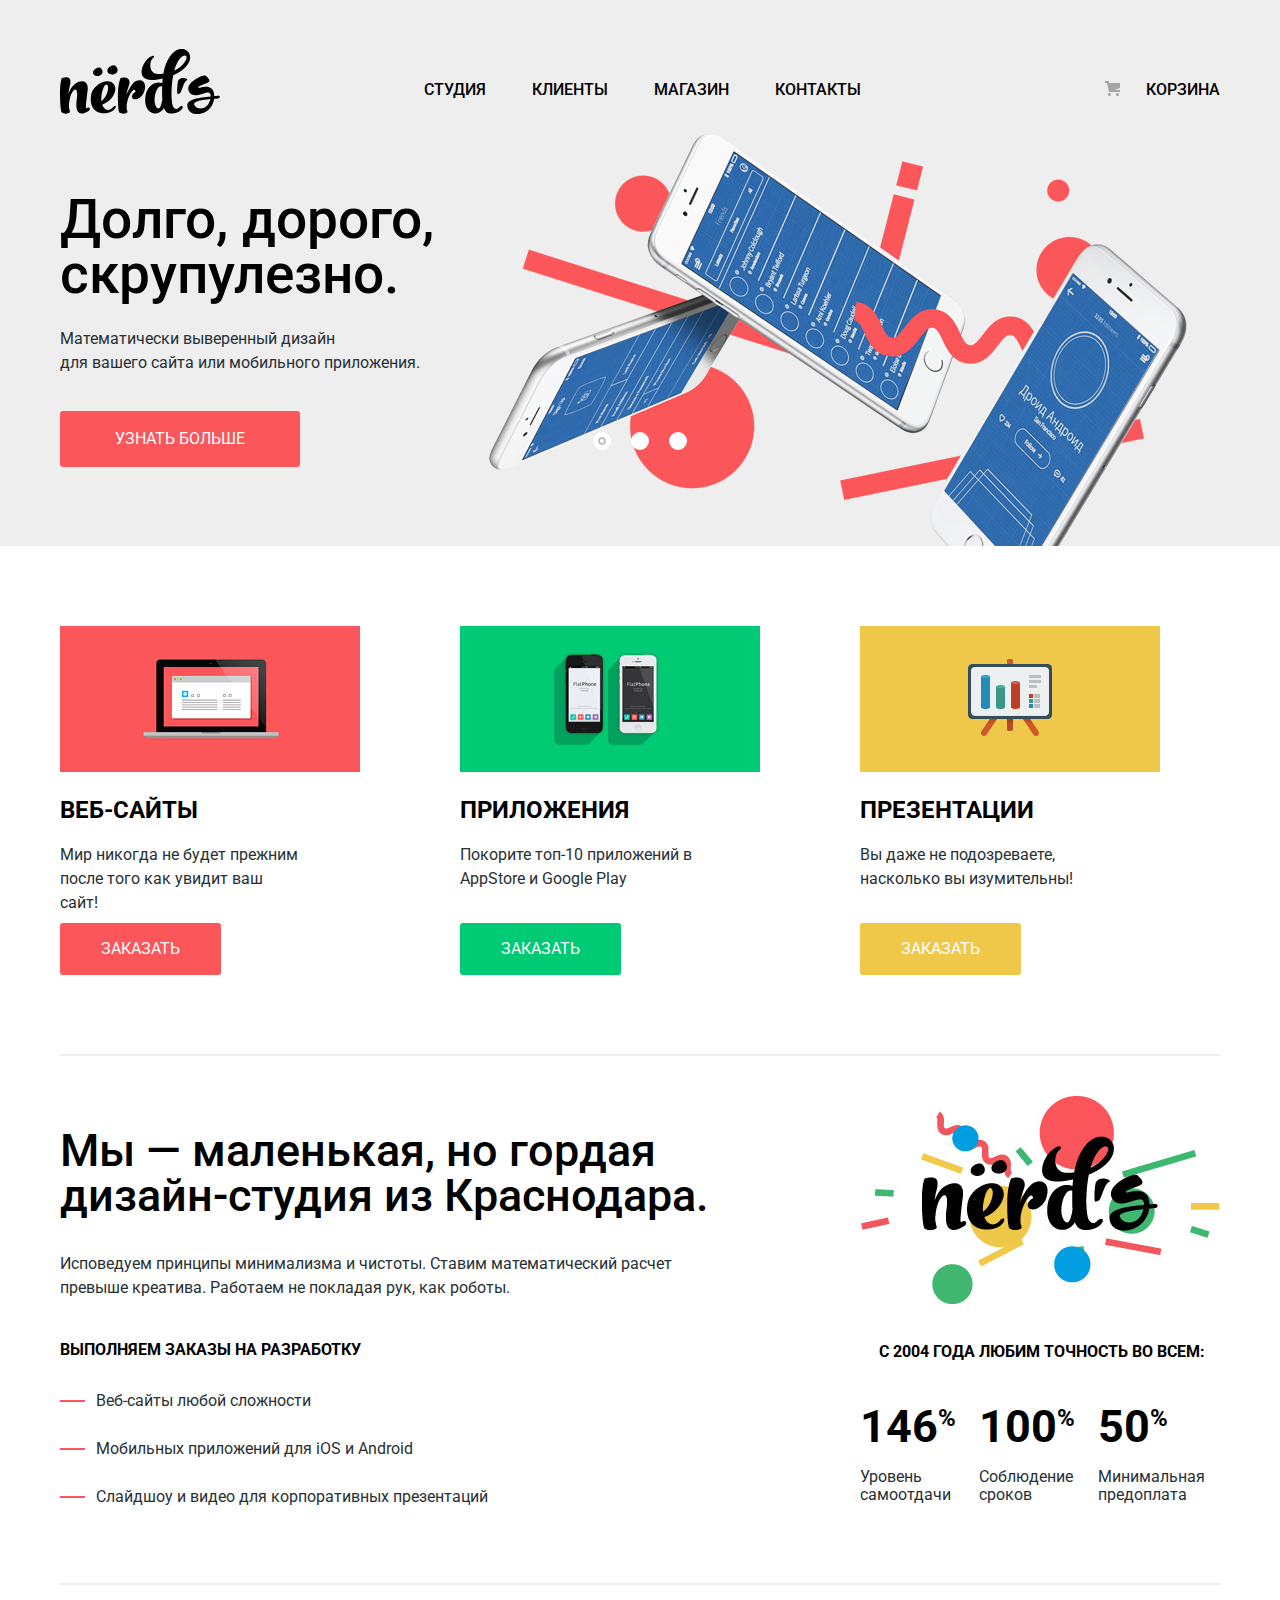
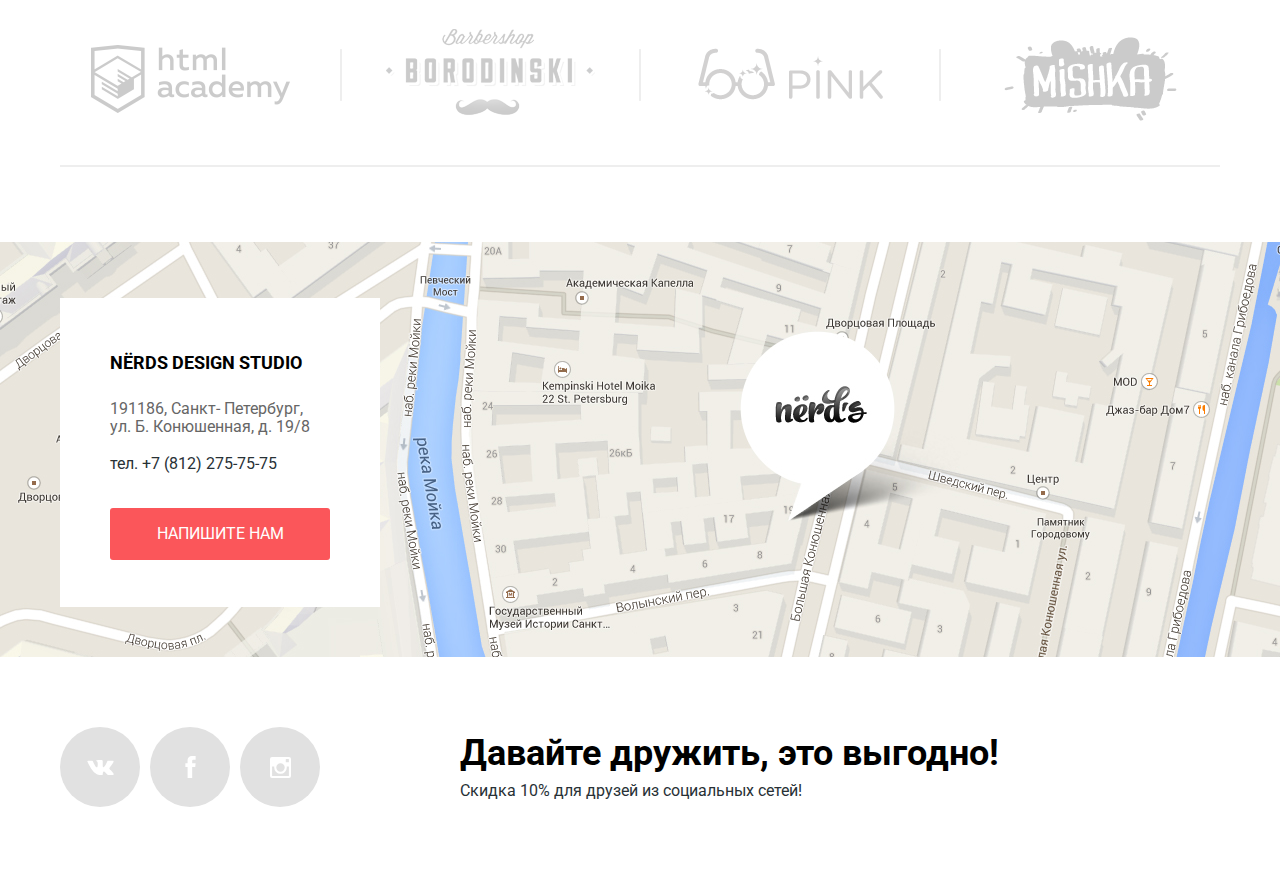
<file: index.html>
<!DOCTYPE html>
<html lang="ru">
	<head>
		<meta charset="utf-8">
		<title>HTML Academy: Нёрдс</title>
		<link href="https://fonts.googleapis.com/css?family=Roboto:400,500,700&amp;subset=cyrillic" rel="stylesheet">
		<link href="css/normalize.css" rel="stylesheet">
		<link href="css/style-min.css" rel="stylesheet">
		<!-- <link href="css/outline.css" rel="stylesheet"> -->
	</head>
	<body>
		<header class="main-header">
			<nav class="main-navigation">
				<div class="container">
					<a class="main-header-logo"><img src="img/nerds-logo.svg" width="160" height="65" alt="Логотип студии Nerds"></a>
					<ul class="site-navigation">
						<li><a href="studio.html">Студия</a></li>
						<li><a href="clients.html">Клиенты</a></li>
						<li><a href="catalog.html">Магазин</a></li>
						<li><a href="contacts.html">Контакты</a></li>
						<!-- <li><a class="current" href="contacts.html">Контакты</a></li> -->
					</ul>
					<ul class="user-navigation">
						<li class="shopping-basket"> <a href="#">Корзина</a></li>
					</ul>
				</div>
			</nav>
			<section class="slider">
				<input class="visually-hidden" type="radio" id="btn-1" name="toggle" checked>
				<input class="visually-hidden" type="radio" id="btn-2" name="toggle">
				<input class="visually-hidden" type="radio" id="btn-3" name="toggle">
				<div class="slider-controls">
					<label for="btn-1"></label>
					<label for="btn-2"></label>
					<label for="btn-3"></label>
				</div>
				<div class="slides">
					<div class="slide">
						<div class="slide-text">
							<div class="slide-title">Долго, дорого,<br>скрупулезно.</div>
							<p>Математически выверенный дизайн<br>для вашего сайта или мобильного приложения.</p>
							<a class="button slider-button" href="#">Узнать больше</a>
						</div>
					</div>
					<div class="slide">
						<div class="slide-text">
							<div class="slide-title">Любим математику как никто другой</div>
							<p>Никакого креатива, только математические формулы<br>для расчета идеальных пропорций.</p>
							<a class="button slider-button" href="#">Узнать больше</a>
						</div>
					</div>
					<div class="slide">
						<div class="slide-text">
							<div class="slide-title">Только ночь,<br>только хардкор</div>
							<p>Работать днем, как все? Мы против этого.<br>Ближе к полуночи работа только начинается.</p>
							<a class="button slider-button" href="#">Узнать больше</a>
						</div>
					</div>
				</div>
			</section>
		</header>
		<main class="main-container">
			<h1 class="visually-hidden">Студия веб-дизайна Nerds</h1>
			<section class="we-can-do">
				<h2 class="visually-hidden">Мы предлагаем</h2>
				<ul class="offer-list">
					<li class="offer-item-card">
							<h3>Веб-сайты</h3>
							<img src="img/website.jpg" width="300" height="146" alt="Веб-сайты">
							<p class="offer-text">Мир никогда не будет прежним после того как увидит ваш сайт!</p>
							<p class="offer-btn-wrap"><a class="button button-offer btn-offer-web" href="#">Заказать</a></p>
					</li>
					<li class="offer-item-card">
							<h3>Приложения</h3>
							<img src="img/app.jpg" width="300" height="146" alt="Приложения">
							<p class="offer-text">Покорите топ-10 приложений в AppStore и Google Play</p>
							<p class="offer-btn-wrap"><a class="button button-offer btn-offer-app" href="#">Заказать</a></p>
					</li>
					<li class="offer-item-card">
							<h3>Презентации</h3>
							<img src="img/presentation.jpg" width="300" height="146" alt="Презентации">
							<p class="offer-text">Вы даже не подозреваете, насколько вы изумительны!</p>
							<p class="offer-btn-wrap"><a class="button button-offer btn-offer-presentation" href="#">Заказать</a></p>
					</li>
				</ul>
			</section>
			<div class="about-us-wrapper">
				<h2 class="visually-hidden">О нас</h2>
				<section class="about-us">
					<b>Мы — маленькая, но гордая дизайн-студия из Краснодара.</b>
					<p>Исповедуем принципы минимализма и чистоты. Ставим математический расчет превыше креатива. Работаем не покладая рук, как роботы.</p>
					<p class="emphasized">Выполняем заказы на разработку</p>
					<ul class="about-us-list">
						<li>Веб-сайты любой сложности</li>
						<li>Мобильных приложений для iOS и Android</li>
						<li>Слайдшоу и видео для корпоративных презентаций</li>
					</ul>
				</section>
				<section class="statistics">
					<h2 class="visually-hidden">Наша статистика</h2>
					<img src="img/nerds-logo-decoration.jpg" width="360" height="208" alt="logo nerds">
					<p class="emphasized">С 2004 года любим точность во всем:</p>
					<ul class="statistic-list">
						<li>
							<div class="statistic-item">
								<span class="statistic-number">146<span class="percent">%</span></span>
								<p>Уровень самоотдачи</p>
							</div>
						</li>
						<li>
							<div class="statistic-item">
								<span class="statistic-number">100<span class="percent">%</span></span>
								<p>Соблюдение сроков</p>
							</div>
						</li>
						<li>
							<div class="statistic-item">
								<span class="statistic-number">50<span class="percent">%</span></span>
								<p>Минимальная предоплата</p>
							</div>
						</li>
					</ul>
				</section>
			</div>
			<section class="selected-works">
				<h2 class="visually-hidden">Наши работы</h2>
				<ul class="selected-works-list">
					<li class="selected-works-logo">
						<p><a href="https://htmlacademy.ru/intensive/htmlcss"><img src="img/logo_htmlacademy.png" width="199" height="68" alt="htmlacademy.ru"></a></p>
					</li>
					<li class="selected-works-logo">
						<p><a href="#"><img src="img/logo_borodinsky.png" width="209" height="90" alt="barbershop.ru"></a></p>
					</li>
					<li class="selected-works-logo">
						<p><a href="#"><img src="img/logo_pink.png" width="185" height="52" alt="pink.ru"></a></p>
					</li>
					<li class="selected-works-logo">
						<p><a href="#"><img src="img/logo_mishka.png" width="173" height="84" alt="mishka.ru"></a></p>
					</li>
				</ul>
			</section>
			<div class="horizontal-line"></div>
		</main>
		<footer class="main-footer">
			<div class="main-footer-wrapper">
				<div class="contacts-wrapper">
					<p class="map">
							<iframe src="https://yandex.ru/map-widget/v1/-/CBaKb0RPWA" width="1440" height="415"></iframe>
					<p>
					<section class="contacts">
						<h2 class="visually-hidden">Наши контакты</h2>
						<p class="emphasized">NЁRDS DESIGN STUDIO</p>
						<p class="adress">191186, Санкт- Петербург, ул. Б. Конюшенная, д. 19/8</p>
						<p class="phone">тел. +7 (812) 275-75-75</p>
						<button class="button contacts-button" type="button">Напишите нам</button>	
					</section>
					
				</div>
				<section class="social">
					<div class="social-list-wrapper">
						<h2 class="visually-hidden">NERDS в соцсетях</h2>
						<ul class="social-list">
								<li><a class="social-button" href="#"><span class="visually-hidden">Вконтакте</span>
									<svg xmlns="http://www.w3.org/2000/svg" width="27" height="15" viewBox="0 0 26.14 14.91">
										<path d="M26 13.47l-.09-.17a13.55 13.55 0 0 0-2.6-3q-.87-.83-1.1-1.12A1 1 0 0 1 22 8a10.27 10.27 0 0 1 1.22-1.78l.88-1.16q2.35-3.13 2-4L26 .94a.8.8 0 0 0-.4-.22 2.14 2.14 0 0 0-.87 0h-3.92a.51.51 0 0 0-.27 0h-.3a.6.6 0 0 0-.15.14.93.93 0 0 0-.14.24 22.22 22.22 0 0 1-1.46 3.06q-.5.84-.93 1.46a7 7 0 0 1-.71.91 4.94 4.94 0 0 1-.52.47q-.23.18-.35.15l-.23-.05a.9.9 0 0 1-.31-.33 1.49 1.49 0 0 1-.16-.53v-.55-.65-.57-1.12-1-.75a3.14 3.14 0 0 0 0-.62 2.12 2.12 0 0 0-.14-.44.73.73 0 0 0-.28-.33 1.57 1.57 0 0 0-.46-.18A9 9 0 0 0 12.57 0a8.93 8.93 0 0 0-3.25.33 1.83 1.83 0 0 0-.52.41q-.25.3-.07.33a1.67 1.67 0 0 1 1.16.59l.08.16a2.6 2.6 0 0 1 .19.63 6.32 6.32 0 0 1 .12 1 10.59 10.59 0 0 1 0 1.7q-.07.71-.13 1.1a2.21 2.21 0 0 1-.18.64 2.69 2.69 0 0 1-.16.3l-.07.07a1 1 0 0 1-.37.07.86.86 0 0 1-.46-.19 3.27 3.27 0 0 1-.56-.52 7 7 0 0 1-.66-.93q-.37-.6-.76-1.42l-.22-.39q-.2-.38-.56-1.11t-.62-1.43A.9.9 0 0 0 5.2.9h-.07a.93.93 0 0 0-.22-.16A1.44 1.44 0 0 0 4.6.65L.87.68A1 1 0 0 0 .1.94L0 1a.44.44 0 0 0 0 .22 1.08 1.08 0 0 0 .08.37Q.9 3.53 1.86 5.31t1.66 2.87Q4.23 9.27 5 10.24t1 1.24l.37.41.34.33a8.06 8.06 0 0 0 1 .78 16.34 16.34 0 0 0 1.4.9 7.6 7.6 0 0 0 1.79.72 6.19 6.19 0 0 0 2 .22h1.57a1.08 1.08 0 0 0 .72-.3l.05-.07a.9.9 0 0 0 .1-.25 1.38 1.38 0 0 0 0-.37 4.48 4.48 0 0 1 .09-1.05 2.77 2.77 0 0 1 .23-.71 1.74 1.74 0 0 1 .29-.4 1.19 1.19 0 0 1 .23-.2h.11a.86.86 0 0 1 .77.21 4.52 4.52 0 0 1 .83.79q.39.47.93 1.05a6.41 6.41 0 0 0 1 .87l.27.16a3.31 3.31 0 0 0 .71.3 1.53 1.53 0 0 0 .76.07l3.48-.05a1.58 1.58 0 0 0 .8-.17.68.68 0 0 0 .34-.37 1.06 1.06 0 0 0 0-.46 1.71 1.71 0 0 0-.1-.36z" fill="#fff">
										</path>
									</svg>
								</a>
							</li>
							<li><a class="social-button" href="#"><span class="visually-hidden">Facebook</span>
									<svg xmlns="http://www.w3.org/2000/svg" width="19" height="22" viewBox="0 0 10.15 21.74">
										<path d="M3.34 1.12A4.77 4.77 0 0 1 6.53 0h3.61v3.81H7.81a1.07 1.07 0 0 0-1.09.83v2.55h3.42c-.08 1.23-.24 2.45-.41 3.67h-3v10.87H2.21V10.86H0V7.21h2.19V3.66a3.83 3.83 0 0 1 1.15-2.54z" fill="#fff">
										</path>
									</svg>
								</a>
							</li>
							 <li><a class="social-button" href="#"><span class="visually-hidden">Instagram</span>
									<svg xmlns="http://www.w3.org/2000/svg" width="21" height="21" viewBox="0 0 20 20">
										<path d="M18 0H2a2 2 0 0 0-2 2v16a2 2 0 0 0 2 2h16a2 2 0 0 0 2-2V2a2 2 0 0 0-2-2zm-8 6a4 4 0 1 1-4 4 4 4 0 0 1 4-4zM2.5 18a.47.47 0 0 1-.5-.5V9h2.1a3.4 3.4 0 0 0-.1 1 6 6 0 1 0 12 0 3.4 3.4 0 0 0-.1-1H18v8.5a.47.47 0 0 1-.5.5zM18 4.5a.47.47 0 0 1-.5.5h-2a.47.47 0 0 1-.5-.5v-2a.47.47 0 0 1 .5-.5h2a.47.47 0 0 1 .5.5z" fill="#fff">
										</path>
									</svg>
								</a>
							</li>
						</ul>
					</div>
					<div class="lets-be-friends">
						<b>Давайте дружить, это выгодно!</b>
						<p>Скидка 10% для друзей из социальных сетей!</p>
					</div>
				</section>
			</div>
		</footer>
		<section class="modal modal-write-us">	
			<h2>Напишите нам</h2>
			<form class="modal-write-us-form" method="post" action="https://echo.htmlacademy.ru">
				<div class="modal-write-us-form-fields">
					<p>
						<label for="modal-write-us-form-name">Ваше имя:</label>
						<input type="text" id="modal-write-us-form-name" name="login" placeholder="Представьтесь, пожалуйста">
					</p>
					<p>
						<label for="modal-write-us-form-email">Ваш e-mail:</label>
						<input type="email" id="modal-write-us-form-email" name="email" placeholder="Для отправки ответа">
					</p>
				</div>
					<p class="modal-textarea">
						<label for="modal-write-us-form-text">Текст письма:</label>
						<textarea id="modal-write-us-form-text" rows="5" cols="50" name="textarea">В свободной форме</textarea>
					</p>
				
				<button class="button" type="submit">Отправить</button>
			</form>
			<button class="modal-close" type="button">Закрыть</button>
		</section>
		<script src="js/script-min.js"></script>
	</body>
</html>
</file>
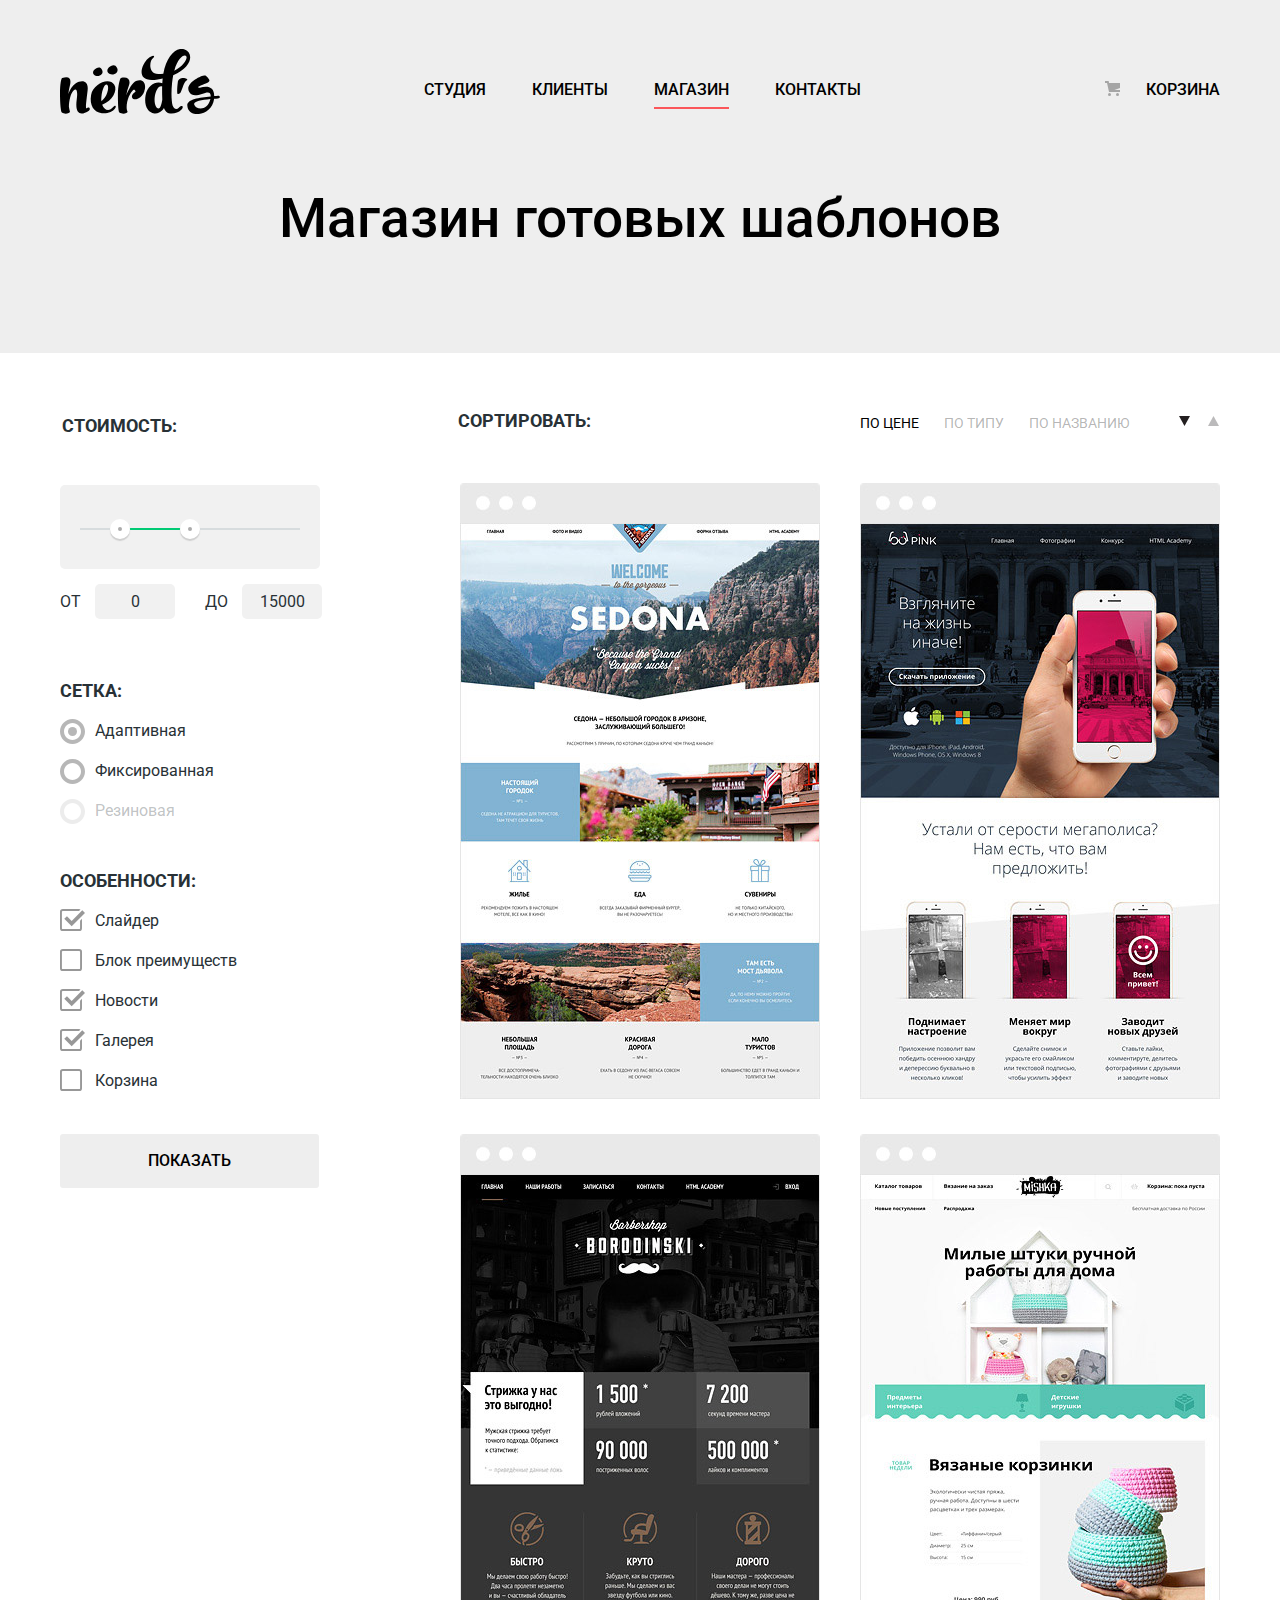
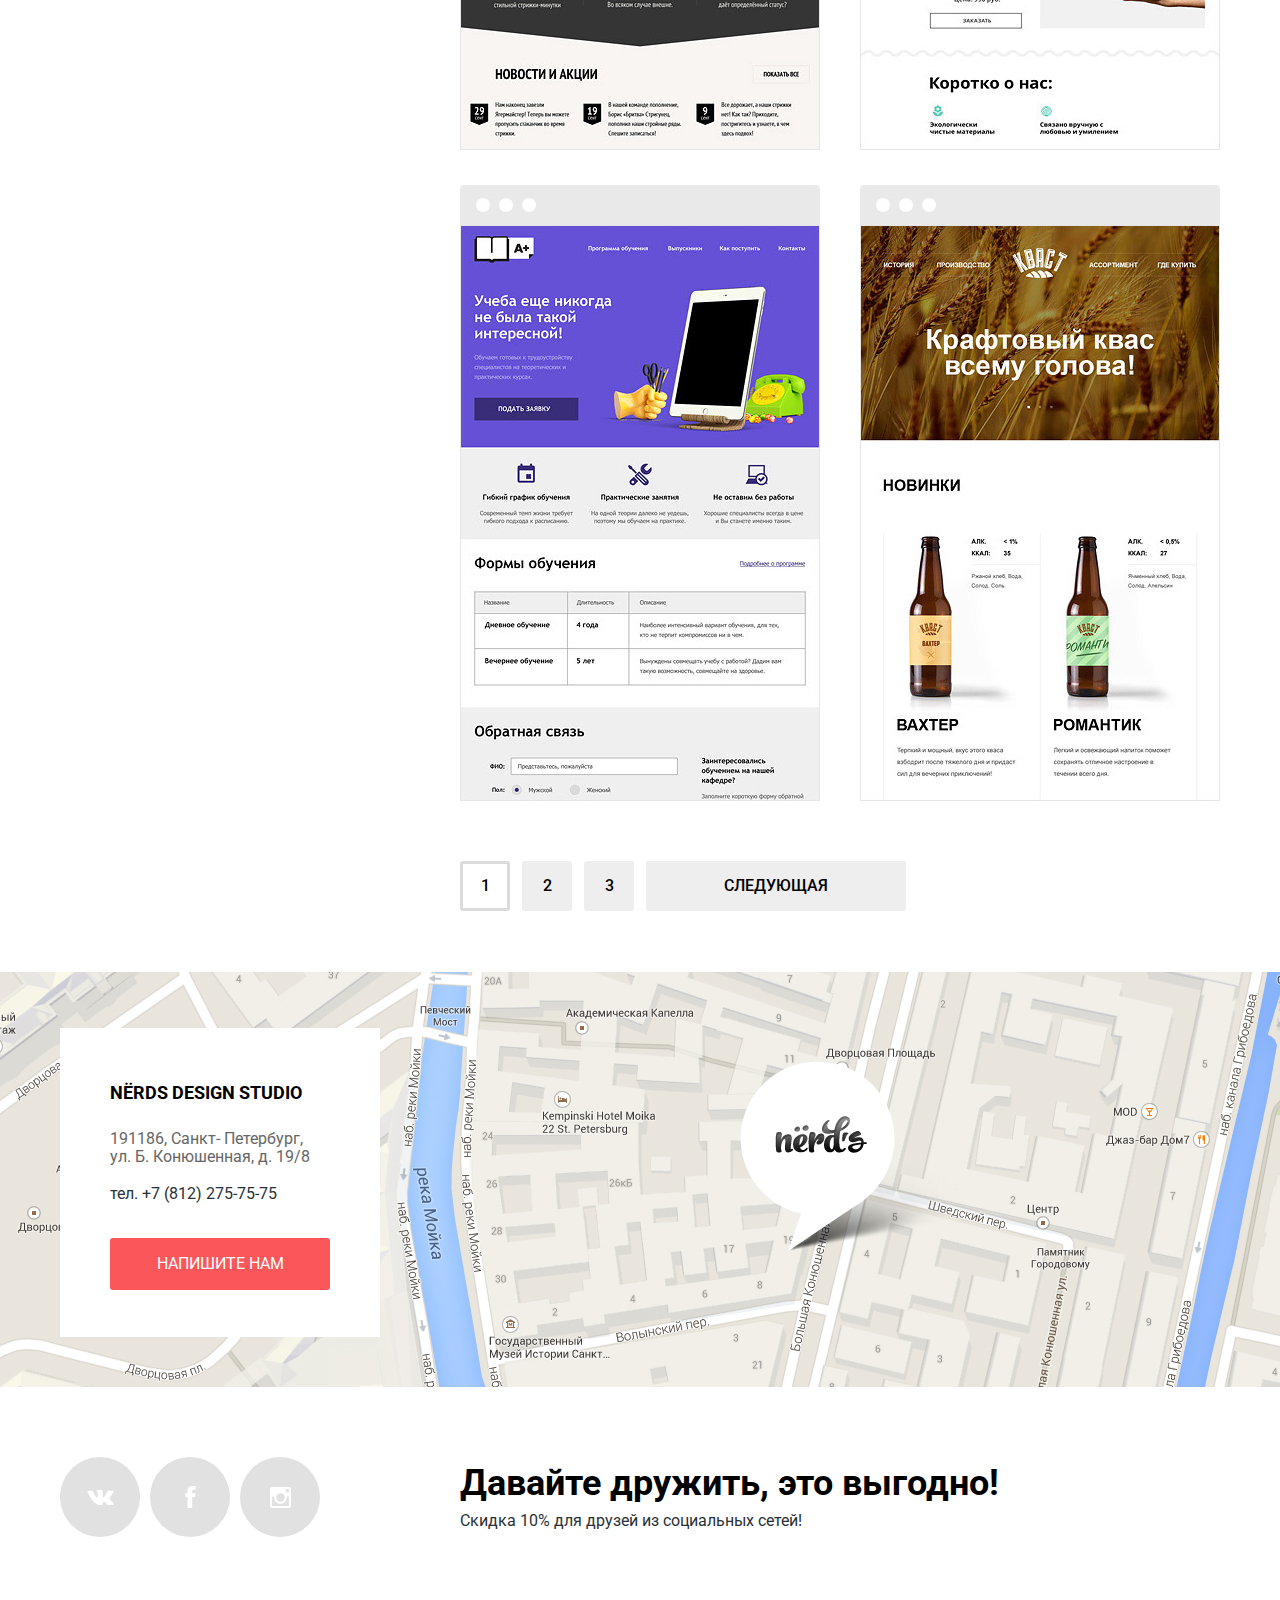
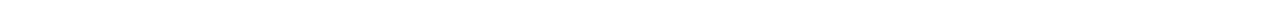
<file: catalog.html>
<!DOCTYPE html>
<html lang="ru">
	<head>
		<meta charset="utf-8">
		<title>HTML Academy: Нёрдс</title>
		<link href="https://fonts.googleapis.com/css?family=Roboto:400,500,700&amp;subset=cyrillic" rel="stylesheet">
		<link href="css/normalize.css" rel="stylesheet">
		<link href="css/style-min.css" rel="stylesheet">
	</head>
	<body class="inner-page">
			<header class="main-header">
				<nav class="main-navigation">
					<div class="container">
						<a class="main-header-logo" href="index.html"><img src="img/nerds-logo.svg" width="160" height="65" alt="Логотип студии Nerds"></a>
						<ul class="site-navigation">
							<li><a href="studio.html">Студия</a></li>
							<li><a href="clients.html">Клиенты</a></li>
							<li><a class="current" href="catalog.html">Магазин</a></li>
							<li><a href="contacts.html">Контакты</a></li>
						</ul>
						<ul class="user-navigation">
							<li class="shopping-basket"> <a href="#">Корзина</a></li>
						</ul>
					</div>
				</nav>
			</header>
		<main class="inner-page">
			<div class="page-caption">
				<h1 class="catalog_h1">Магазин готовых шаблонов</h1> 
			</div>
			<div class="container-filter">
					<div class="filter">
						<form action="form.php" method="GET">
							<div class="range-caption">Стоимость:</div>
							<div class="range-filter">
								<div class="range-controls">
								<div class="scale">
									<div class="bar" style="margin-left: 20%; width: 30%"></div>
								</div>
								<div class="toggle toggle-min"></div>
								<div class="toggle toggle-max"></div>
								</div>
								<div class="price-controls">
								<label class="min-price">от <input name="min-price" type="text" value="0"></label>
								<label class="max-price">до <input name="max-price" type="text" value="15000"></label>
								</div>
							</div>
								
							<fieldset class="grid">
									<legend>Сетка:</legend>	
									<p>
									 <label class="radio-catalog">
										<input class="visually-hidden" type="radio" name="grid" value="adaptive" checked >
										<span class="radio-indicator">Адаптивная</span>
									</label> 
									</p>
									
									<p>
									<label class="radio-catalog">
										<input class="visually-hidden" type="radio" name="grid" value="fix">
										<span class="radio-indicator">Фиксированная</span>
									</label> 
									</p>
									
									<p>
									<label class="radio-catalog">
										<input class="visually-hidden" type="radio" name="grid" value="rubber" disabled >
										<span class="radio-indicator">Резиновая</span>
									</label>
									</p> 
								</fieldset>

								<fieldset class="features">
									<legend>Особенности:</legend>
									<p>
										<label class="checkbox-catalog">
											<input id="checkbox-slider" class="visually-hidden" type="checkbox" name="slider" checked>
										   <span class="checkbox-indicator">Слайдер</span>
										   
										</label> 
									</p>
									
									<p>
										<label class="checkbox-catalog">
											<input id="checkbox-feature" class="visually-hidden" type="checkbox" name="features" >
											<span class="checkbox-indicator">Блок преимуществ</span>
											
										</label> 
									</p>

									<p>
										<label class="checkbox-catalog">
											<input id="checkbox-news" class="visually-hidden" type="checkbox" name="news" checked>
											<span class="checkbox-indicator">Новости</span>
											
										</label> 
									</p>

									<p>
										<label class="checkbox-catalog">
											<input id="checkbox-gallery" class="visually-hidden" type="checkbox" name="gallery" checked>
											<span class="checkbox-indicator">Галерея</span>
											
										</label> 
									</p>
								
									<p>
										<label class="checkbox-catalog">
											<input id="checkbox-shopping-basket" class="visually-hidden" type="checkbox" name="shopping-basket" >
											<span class="checkbox-indicator">Корзина</span>
											
										</label> 
									</p>
								</fieldset>
								<button type="submit" class="button filter-button">Показать</button>
									
						</form>
					</div>
					<div class="articles-wrapper">
						<div class="sort">
							<div class="sort-wrapper"> 
								<p>Сортировать:</p> 
							</div>

							<div class="sort-wrapper-2"> 
								<a href="#" class="active">по цене</a>
								<a href="#">по типу</a>
								<a href="#" >по названию</a>
								<a href="#" class="down active"><span class="visually-hidden">1</span></a>
								<a href="#" class="up "><span class="visually-hidden">2</span></a>
							</div>
						</div>

						<div class="articles">
							<div class="article-item sedona">
								<div class="sedona-hover">
								<p><img src="img/browser_hover.jpg" width="360" height="40" alt="декор"></p>
								<p class="img"><img src="img/img-sedona.jpg" width="360" height="576" alt="Шаблон Sedona"></p>
								<div class="templates-hover-info">	
									<b>SEDONA</b>
									<p>Информационный сайт<br>для туристов</p>
									<a class="button" href="#">9 900 руб.</a>
								</div>
							</div>	
						</div>


						<div class="article-item pink">
							<div class="pink-hover">
								<p><img src="img/browser_hover.jpg" width="360" height="40" alt="декор"></p>
								<p class="img"><img src="img/img-pink.jpg" width="360" height="576" alt="Шаблон Pink"></p>
								<div class="templates-hover-info">	
									<b>PINK APP</b>
									<p>Продуктовый лендинг приложения<br>для iOS и Android</p>
									<a class="button" href="#">9 900 руб.</a>
								</div>
							</div>	
						</div>



						<div class="article-item barber">
							<div class="barber-hover">
								<p><img src="img/browser_hover.jpg" width="360" height="40" alt="декор"></p>
								<p class="img"><img src="img/img-barbershop.jpg" width="360" height="576" alt="Шаблон барбершоп"></p>
								<div class="templates-hover-info">	
									<b>BARBERSHOP</b>
									<p>Сайт салона красоты.<br> Для мужчин, да.</p>
									<a class="button" href="#">9 900 руб.</a>
								</div>
							</div>
						</div>


						<div class="article-item mishka">
							<div class="mishka-hover">	
								<p><img src="img/browser_hover.jpg" width="360" height="40" alt="декор"></p>
								<p class="img"><img src="img/img-mishka.jpg" width="360" height="576" alt="Шаблон MISHKA"></p>
								<div class="templates-hover-info">	
									<b>MISHKA</b>
									<p>Интернет-магазин<br>вязаных игрушек</p>
									<a class="button" href="#">9 900 руб.</a>
								</div>
							</div>
						</div>



						<div class="article-item aplus">
							<div class="aplus-hover">
								<p><img src="img/browser_hover.jpg" width="360" height="40" alt="декор"></p>
								<p class="img"><img src="img/img-aplus.jpg" width="360" height="576" alt="Шаблон A-PLUS"></p>
								<div class="templates-hover-info">	
									<b>A PLUS</b>
									<p>Лендинг курсов повышения<br>квалификации</p>
									<a class="button" href="#">9 900 руб.</a>
								</div>
							</div>
						</div>


						<div class="article-item kvast">
							<div class="kvast-hover">
								<p><img src="img/browser_hover.jpg" width="360" height="40" alt="декор"></p>
								<p class="img"><img src="img/img-kvast.jpg" width="360" height="576" alt="Шаблон KVAST"></p>
								<div class="templates-hover-info">	
									<b>КВАСТ</b>
									<p>Промо-сайт производителя<br>крафтового кваса</p>
									<a class="button" href="#">9 900 руб.</a>
								</div>
							</div>
						</div>

					</div>

						<div class="articles-paginator">
							<p><a class="current-item filter-button-pagin" href="#">1</a></p>
							<p><a class="filter-button-pagin" href="#">2</a></p>
							<p><a class="filter-button-pagin" href="#">3</a></p>
							<p><a class="filter-button-pagin_large" href="#">Следующая</a></p>

						</div>
					</div>
			</div>
		</main>

		<footer class="main-footer">
			<div class="main-footer-wrapper">
				<div class="contacts-wrapper">
					<p class="map">
							<iframe src="https://yandex.ru/map-widget/v1/-/CBaKb0RPWA" width="1440" height="415"></iframe>
					<p>
					<section class="contacts">
						<h2 class="visually-hidden">Наши контакты</h2>
						<p class="emphasized">NЁRDS DESIGN STUDIO</p>
						<p class="adress">191186, Санкт- Петербург, ул. Б. Конюшенная, д. 19/8</p>
						<p class="phone">тел. +7 (812) 275-75-75</p>
						<button class="button contacts-button" type="button">Напишите нам</button>	
					</section>
					
				</div>
				<section class="social">
					<div class="social-list-wrapper">
						<h2 class="visually-hidden">NERDS в соцсетях</h2>
						<ul class="social-list">
								<li><a class="social-button" href="#"><span class="visually-hidden">Вконтакте</span>
									<svg xmlns="http://www.w3.org/2000/svg" width="27" height="15" viewBox="0 0 26.14 14.91">
										<path d="M26 13.47l-.09-.17a13.55 13.55 0 0 0-2.6-3q-.87-.83-1.1-1.12A1 1 0 0 1 22 8a10.27 10.27 0 0 1 1.22-1.78l.88-1.16q2.35-3.13 2-4L26 .94a.8.8 0 0 0-.4-.22 2.14 2.14 0 0 0-.87 0h-3.92a.51.51 0 0 0-.27 0h-.3a.6.6 0 0 0-.15.14.93.93 0 0 0-.14.24 22.22 22.22 0 0 1-1.46 3.06q-.5.84-.93 1.46a7 7 0 0 1-.71.91 4.94 4.94 0 0 1-.52.47q-.23.18-.35.15l-.23-.05a.9.9 0 0 1-.31-.33 1.49 1.49 0 0 1-.16-.53v-.55-.65-.57-1.12-1-.75a3.14 3.14 0 0 0 0-.62 2.12 2.12 0 0 0-.14-.44.73.73 0 0 0-.28-.33 1.57 1.57 0 0 0-.46-.18A9 9 0 0 0 12.57 0a8.93 8.93 0 0 0-3.25.33 1.83 1.83 0 0 0-.52.41q-.25.3-.07.33a1.67 1.67 0 0 1 1.16.59l.08.16a2.6 2.6 0 0 1 .19.63 6.32 6.32 0 0 1 .12 1 10.59 10.59 0 0 1 0 1.7q-.07.71-.13 1.1a2.21 2.21 0 0 1-.18.64 2.69 2.69 0 0 1-.16.3l-.07.07a1 1 0 0 1-.37.07.86.86 0 0 1-.46-.19 3.27 3.27 0 0 1-.56-.52 7 7 0 0 1-.66-.93q-.37-.6-.76-1.42l-.22-.39q-.2-.38-.56-1.11t-.62-1.43A.9.9 0 0 0 5.2.9h-.07a.93.93 0 0 0-.22-.16A1.44 1.44 0 0 0 4.6.65L.87.68A1 1 0 0 0 .1.94L0 1a.44.44 0 0 0 0 .22 1.08 1.08 0 0 0 .08.37Q.9 3.53 1.86 5.31t1.66 2.87Q4.23 9.27 5 10.24t1 1.24l.37.41.34.33a8.06 8.06 0 0 0 1 .78 16.34 16.34 0 0 0 1.4.9 7.6 7.6 0 0 0 1.79.72 6.19 6.19 0 0 0 2 .22h1.57a1.08 1.08 0 0 0 .72-.3l.05-.07a.9.9 0 0 0 .1-.25 1.38 1.38 0 0 0 0-.37 4.48 4.48 0 0 1 .09-1.05 2.77 2.77 0 0 1 .23-.71 1.74 1.74 0 0 1 .29-.4 1.19 1.19 0 0 1 .23-.2h.11a.86.86 0 0 1 .77.21 4.52 4.52 0 0 1 .83.79q.39.47.93 1.05a6.41 6.41 0 0 0 1 .87l.27.16a3.31 3.31 0 0 0 .71.3 1.53 1.53 0 0 0 .76.07l3.48-.05a1.58 1.58 0 0 0 .8-.17.68.68 0 0 0 .34-.37 1.06 1.06 0 0 0 0-.46 1.71 1.71 0 0 0-.1-.36z" fill="#fff">
										</path>
									</svg>
								</a>
							</li>
							<li><a class="social-button" href="#"><span class="visually-hidden">Facebook</span>
									<svg xmlns="http://www.w3.org/2000/svg" width="19" height="22" viewBox="0 0 10.15 21.74">
										<path d="M3.34 1.12A4.77 4.77 0 0 1 6.53 0h3.61v3.81H7.81a1.07 1.07 0 0 0-1.09.83v2.55h3.42c-.08 1.23-.24 2.45-.41 3.67h-3v10.87H2.21V10.86H0V7.21h2.19V3.66a3.83 3.83 0 0 1 1.15-2.54z" fill="#fff">
										</path>
									</svg>
								</a>
							</li>
							 <li><a class="social-button" href="#"><span class="visually-hidden">Instagram</span>
									<svg xmlns="http://www.w3.org/2000/svg" width="21" height="21" viewBox="0 0 20 20">
										<path d="M18 0H2a2 2 0 0 0-2 2v16a2 2 0 0 0 2 2h16a2 2 0 0 0 2-2V2a2 2 0 0 0-2-2zm-8 6a4 4 0 1 1-4 4 4 4 0 0 1 4-4zM2.5 18a.47.47 0 0 1-.5-.5V9h2.1a3.4 3.4 0 0 0-.1 1 6 6 0 1 0 12 0 3.4 3.4 0 0 0-.1-1H18v8.5a.47.47 0 0 1-.5.5zM18 4.5a.47.47 0 0 1-.5.5h-2a.47.47 0 0 1-.5-.5v-2a.47.47 0 0 1 .5-.5h2a.47.47 0 0 1 .5.5z" fill="#fff">
										</path>
									</svg>
								</a>
							</li>
						</ul>
					</div>
					<div class="lets-be-friends">
						<b>Давайте дружить, это выгодно!</b>
						<p>Скидка 10% для друзей из социальных сетей!</p>
					</div>
				</section>
			</div>
		</footer>
		<section class="modal modal-write-us">	
			<h2>Напишите нам</h2>
			<form class="modal-write-us-form" method="post" action="https://echo.htmlacademy.ru">
				<div class="modal-write-us-form-fields">
					<p>
						<label for="modal-write-us-form-name">Ваше имя:</label>
						<input type="text" id="modal-write-us-form-name" name="login" placeholder="Представьтесь, пожалуйста">
					</p>
					<p>
						<label for="modal-write-us-form-email">Ваш e-mail:</label>
						<input type="email" id="modal-write-us-form-email" name="email" placeholder="Для отправки ответа">
					</p>
				</div>
					<p class="modal-textarea">
						<label for="modal-write-us-form-text">Текст письма:</label>
						<textarea id="modal-write-us-form-text" rows="5" cols="50" name="textarea">В свободной форме</textarea>
					</p>
				
				<button class="button" type="submit">Отправить</button>
			</form>
			<button class="modal-close" type="button">Закрыть</button>
		</section>
		<script src="js/script-min.js"></script>
	</body>
</html>
</file>
<file: css/style-min.css>
html,body{min-width:1200px;min-height:2475px;margin:0;padding:0;font-family:"Roboto",Arial,sans-serif;font-size:16px;line-height:24px;font-weight:400;color:#283136}a{text-decoration:none}.visually-hidden{position:absolute;overflow:hidden;clip:rect(0 0 0 0);height:1px;width:1px;margin:-1px;padding:0;border:0}.main-header{display:flex;flex-direction:column;align-items:center;background-color:#eee}.main-navigation{display:flex;justify-content:center;width:100%}.container{display:flex;justify-content:space-between;align-items:flex-start;width:1200px;box-sizing:border-box;padding:0 20px;flex-grow:0}.main-header-logo{margin:0;margin-top:49px;padding:0}.main-header-logo:hover{opacity:.8}.main-header-logo:active{opacity:.3}.main-header-logo img{display:block}.site-navigation{display:flex;flex-wrap:wrap;flex-grow:1;justify-content:center;margin:0;margin-top:78px;padding:0;padding-left:4px;min-width:440px;max-width:760px}.site-navigation li{list-style:none;margin:0 23px}.site-navigation a{text-transform:uppercase;color:#000;font-weight:500}.user-navigation{display:flex;justify-content:flex-end;margin:0;margin-top:78px;padding:0;width:160px}.user-navigation .shopping-basket{list-style:none;position:relative;white-space:pre-wrap}.shopping-basket::before{content:"";position:absolute;left:-37px;top:3px;width:15px;height:15px;background-image:url(../img/cart-icon.svg);background-repeat:no-repeat;opacity:.3}.user-navigation a{text-transform:uppercase;color:#000;font-weight:500}.site-navigation a:hover,.user-navigation a:hover{color:#fb565a}.site-navigation a:active,.user-navigation a:active{color:rgba(0,0,0,0.3)}.site-navigation .current,.user-navigation .current{position:relative}.site-navigation .current::after,.user-navigation .current::after{content:"";position:absolute;display:block;top:27px;left:0;width:100%;height:2px;background-color:#fb565a}.user-navigation .current::before{content:"";position:absolute;display:block;top:27px;left:-40px;width:40px;height:2px;background-color:#fb565a}.slider{display:flex;position:relative;width:1200px;box-sizing:border-box;padding:0 20px;flex-grow:0;height:432px}.slide-title{font-size:55px;line-height:55px;font-weight:500;color:#000;margin-top:78px;max-width:560px}.slide-text p{margin-top:25px}.button{display:inline-block;font:inherit;color:rgba(255,255,255,1);text-transform:uppercase;vertical-align:middle;line-height:16px;border-radius:3px}.button:active{box-shadow:inset 0 3px 0 rgba(0,0,0,0.1);background-color:#d7373b;color:rgba(256,256,256,0.3)}.button:hover{background-color:#e74246}.slider-button{margin-top:20px;padding:20px 55px;background-color:#fb565a}.slider-button:hover{background-color:#e74246}.slider-button:active{background-color:#d7373b;color:rgba(256,256,256,0.3)}.slides{display:flex;flex-grow:1}.slide{width:100%;height:100%}.slide:nth-child(1){background-image:url(../img/nerds-index-slide1.png);background-repeat:no-repeat;background-position:right 5px bottom}.slide:nth-child(2){background-image:url(../img/nerds-index-slide2.png);background-repeat:no-repeat;background-position:right bottom}.slide:nth-child(3){background-image:url(../img/nerds-index-slide3.png);background-repeat:no-repeat;background-position:right bottom}.slider-controls{position:absolute;text-align:center;bottom:96px;left:50%;margin-left:-100px;z-index:100;width:200px;height:18px;cursor:pointer}.slider-controls label{display:inline-block;vertical-align:top;width:8px;height:8px;background:#fff;border:5px solid #fff;border-radius:50%;margin:0 8px;cursor:pointer}#btn-1:checked ~ .slider-controls label[for="btn-1"],#btn-2:checked ~ .slider-controls label[for="btn-2"],#btn-3:checked ~ .slider-controls label[for="btn-3"]{background-image:url(../img/radio-on.svg)}.slide{display:none}#btn-1:checked ~ .slides .slide:nth-child(1){display:block}#btn-2:checked ~ .slides .slide:nth-child(2){display:block}#btn-3:checked ~ .slides .slide:nth-child(3){display:block}.main-container{display:flex;flex-direction:column;align-items:center;box-sizing:border-box;min-height:1296px;width:100%}.we-can-do{display:flex;flex-direction:row;min-height:508px;width:1200px;padding:0 20px;box-sizing:border-box}.offer-list{display:flex;flex-wrap:wrap;list-style:none;justify-content:flex-start;margin:0;padding:0}.offer-item-card{display:flex;flex-direction:column;width:300px;margin-right:100px;margin-top:80px}.offer-item-card:nth-child(3n){margin-right:0}.offer-item-card img{order:-1}.offer-item-card h3{margin:0;margin-top:25px;padding:0;text-transform:uppercase;color:#000;font-size:24px;font-weight:700;line-height:26px}.offer-item-card p{margin:0;padding:0}.offer-item-card .offer-text{margin-top:20px;width:240px;min-height:75px}.button-offer{margin-top:5px;padding:18px 41px}.btn-offer-web{background-color:#fb565a}.btn-offer-app{background-color:#00ca74}.btn-offer-app:hover{background-color:#00bc6c}.btn-offer-app:active{background-color:#00aa62}.btn-offer-presentation{background-color:#efc84a}.btn-offer-presentation:hover{background-color:#eab534}.btn-offer-presentation:active{background-color:#e5a722}.about-us-wrapper{display:flex;justify-content:space-between;width:1160px;margin:0 auto;border-top:2px solid #eee;border-bottom:2px solid #eee}.about-us{display:flex;flex-direction:column;padding:0;width:650px;margin-top:72px;margin-bottom:50px;list-style:none}.about-us b{margin:0;padding:0;margin-bottom:18px;font-size:45px;line-height:45px;font-weight:500;color:#000}.about-us-list{list-style:none;margin:0;padding:0;margin-top:2px}.about-us-list li{position:relative;margin-bottom:24px;margin-left:36px}.about-us-list li:before{position:absolute;content:"";width:25px;height:2px;background-image:url(../img/about-us-list.png);background-repeat:no-repeat;left:-36px;top:45%}.about-us .emphasized{margin:0;padding:0;margin-top:22px;margin-bottom:25px;text-transform:uppercase;font-weight:700;color:#000}.statistics{display:flex;flex-direction:column;align-items:center;width:360px;margin-top:40px}.statistics .emphasized{margin:0;padding:0;margin-top:36px;padding-left:4px;text-transform:uppercase;font-weight:700;color:#000}.statistic-list{display:flex;justify-content:flex-start;margin:0;padding:0;list-style:none;margin-top:40px;width:360px;line-height:18px}.statistic-number{font-size:45px;font-weight:700;color:#000}.percent{font-size:24px;font-weight:700;color:#000;vertical-align:super}.statistic-list li{margin:0;padding:0;list-style:none;width:100px;margin-right:22px;margin-top:5px}.statistic-item p{margin:0;padding:0;margin-top:22px}.selected-works{display:flex}.selected-works-list{margin:0 auto;padding:0;list-style:none;display:flex;flex-wrap:wrap;width:1200px;min-height:180px;justify-content:space-between;align-items:center;background-image:url(../img/div.png),url(../img/div.png),url(../img/div.png);background-repeat:no-repeat,no-repeat,no-repeat;background-position:25% center,50% center,75% center}.selected-works-logo{margin:0;margin-top:15px;padding:0;list-style:none;display:flex;width:25%;justify-content:center}.selected-works-logo:nth-child(2){position:relative;top:-5px;position:relative}.selected-works-logo:nth-child(3){position:relative;top:-5px}.selected-works-list img{opacity:.2}.selected-works-list a:hover img{opacity:1}.selected-works-list a:active img{opacity:.1}.horizontal-line{display:block;width:1160px;height:2px;background-color:#eee;margin:0 auto}.main-footer{display:flex;justify-content:center;overflow-x:hidden}.main-footer-wrapper{display:flex;flex-direction:column;align-items:center;flex-grow:0;width:1440px;height:650px}.contacts-wrapper{display:block;position:relative;height:415px;width:1440px}.map{margin:0;padding:0;position:absolute;top:0;left:0;height:415px;width:1440px;background-color:#e6e5e1;background-image:url(../img/map.jpg);background-repeat:no-repeat;background-size:100%}.map iframe{margin:0;padding:0;height:415px;width:1440px}.contacts{position:absolute;display:flex;flex-direction:column;z-index:10;width:220px;min-height:210px;padding:50px 50px 47px;margin-left:140px;margin-top:40px;margin-bottom:55px;background-color:#fff}.contacts .emphasized{margin:0;margin-bottom:22px;padding:0;font-size:18px;line-height:30px;font-weight:700;color:#000}.contacts .adress{margin:0;padding:0;line-height:18px;color:#666;width:210px}.contacts-button{margin-top:16px;padding:18px 0;background-color:#fb565a;border:none;min-width:219px}.social{display:flex;justify-content:flex-start;margin-top:70px;width:100%;min-height:80px}.social-list-wrapper{display:block;width:260px;margin-left:140px;margin-right:140px}.lets-be-friends b{display:block;font-size:36px;line-height:36px;color:#000;margin-top:8px}.lets-be-friends p{margin:0;margin-top:8px;padding:0}.social-list{display:flex;justify-content:space-between;list-style:none;margin:0;padding:0}.social-list a{display:flex;justify-content:center;align-items:center;width:80px;height:80px;border-radius:50%;background-color:#e1e1e1}.social-list a:hover{background-color:#e74246}.social-list a:active{box-shadow:inset 0 3px 0 rgba(0,0,0,0.1);background-color:#d7373b}a:active path{opacity:.3}.modal{position:fixed;z-index:199;display:none}.modal-write-us{bottom:180px;left:50%;margin-left:-480px;width:960px;box-sizing:border-box;height:590px;padding:76px 100px;background-color:#fff;box-shadow:0 20px 40px rgba(0,1,1,0.75)}.modal-close{position:absolute;margin:0;padding:0;top:78px;right:90px;width:21px;height:21px;font-size:0;border:0;cursor:pointer;background-color:#fff;opacity:.3}.modal-close::before,.modal-close::after{content:"";position:absolute;top:40%;left:-10%;padding:0;margin:0;width:27px;height:5px;background-color:#fb565a}.modal-close::before{transform:rotate(-45deg)}.modal-close::after{transform:rotate(45deg)}.modal-close:hover,.modal-close:focus{opacity:1}.modal-close:active{opacity:.1}.modal-write-us-form{margin:0;padding:0}.modal-write-us h2{margin:0;padding:0;margin-bottom:50px;font-size:45px;font-weight:500;color:#000}.modal-write-us-form-fields{display:flex;justify-content:space-between;margin:0;padding:0;list-style:none}.modal-write-us-form-fields p{margin:0;padding:0;display:flex;flex-direction:column}.modal-write-us-form-fields label,.modal-textarea label{margin:0;padding:0;margin-bottom:5px;font-weight:700;color:#000}.modal-write-us-form-fields input[type="text"],.modal-write-us-form-fields input[type="email"]{margin:0;padding:0;width:360px;height:50px;box-sizing:border-box;padding:15px;border:2px solid #d7dcde;font-family:"Roboto",Arial,sans-serif;font-size:16px;line-height:24px;color:rgba(68,68,68,1)}.modal ::-webkit-input-placeholder{color:rgba(68,68,68,0.5)}.modal ::-moz-placeholder{color:rgba(68,68,68,0.5)}.modal :-moz-placeholder{color:rgba(68,68,68,0.5)}.modal :-ms-input-placeholder{color:rgba(68,68,68,0.5)}.modal-textarea{display:flex;flex-direction:column;margin-top:33px}.modal-textarea textarea{resize:none;height:117px;box-sizing:border-box;padding:15px;font-family:"Roboto",Arial,sans-serif;font-size:16px;line-height:24px;color:rgba(68,68,68,1);border:2px solid #d7dcde;margin-bottom:32px}.modal-write-us-form .button{border:none;padding:17px 84px;background-color:#fb565a}.modal input[type="text"]:focus,.modal input[type="email"]:focus,.modal textarea:focus{outline:none;border:2px solid #000}.modal input[type="text"]:hover,.modal input[type="email"]:hover,.modal textarea:hover{outline:none;border:2px solid #b4b9bb}.modal-show{display:block;animation:bounce .6s}.modal-error{animation:shake .6s}@keyframes bounce{0%{transform:translateY(-2000px)}70%{transform:translateY(30px)}90%{transform:translateY(-10px)}100%{transform:translateY(0)}}@keyframes shake{0%,100%{transform:translateX(0)}10%,30%,50%,70%,90%{transform:translateX(-10px)}20%,40%,60%,80%{transform:translateX(10px)}}main.inner-page{display:flex;flex-direction:column;align-items:center;height:2458px}.page-caption{display:flex;justify-content:center;width:100%;background-color:#eee}.catalog_h1{margin:0;margin-top:92px;margin-bottom:123px;font-size:55px;font-weight:500;color:#000}.container-filter{display:flex;justify-content:space-between;margin-top:60px;padding-left:20px;padding-right:20px;box-sizing:border-box;width:1200px;height:2100px}.filter{width:260px;height:775px}.range-caption{position:relative;left:2px;top:1px;margin-bottom:48px;font-family:"Roboto",Arial,sans-serif;font-size:18px;font-weight:700;text-transform:uppercase}.range-filter{width:260px}.range-controls{position:relative;height:41px;padding-top:43px;padding-right:20px;padding-left:20px;margin-bottom:15px;border-radius:5px;background:#f1f1f1}.range-controls .scale{height:2px;background:#d7dcde}.range-controls .bar{width:70%;height:2px;background:#00ca74}.range-controls .toggle{position:absolute;top:34px;left:0;width:4px;height:4px;cursor:pointer;border:8px solid #fff;border-radius:50%;background:#ababab;box-shadow:0 2px 1px 0 #cfcfcf}.range-controls .toggle-min{left:50px}.range-controls .toggle-max{left:120px}.price-controls{font-size:0}.price-controls label{font-size:16px;display:inline-block;vertical-align:top;width:50%}.max-price{position:relative;left:2px;text-align:right}.min-price,.max-price{text-transform:uppercase}.price-controls input{font-family:'Roboto','Arial',sans-serif;font-size:16px;width:60px;margin-left:10px;padding:8px 10px;text-align:center;color:#283136;border:none;border-radius:5px;background:#f1f1f1}fieldset{border:none;margin:0;padding:0}.filter .grid{margin-top:60px}.grid legend{text-transform:uppercase;font-family:"Roboto",Arial,sans-serif;font-size:18px;font-weight:700}.radio-catalog{position:relative;padding-left:35px;cursor:pointer}.radio-catalog:hover,.radio-catalog:focus{color:#000}.radio-catalog:hover .radio-indicator::before,.radio-catalog:focus .radio-indicator::before{opacity:1}.radio-indicator::before{content:"";position:absolute;left:0;width:25px;height:25px;background-image:url(../img/radio-off-catalog.svg);opacity:.4}input[type="radio"]:checked + .radio-indicator::before{background-image:url(../img/radio-on-catalog.svg)}input[type="radio"]:disabled + .radio-indicator{color:rgba(40,49,54,0.3)}input[type="radio"]:disabled + .radio-indicator::before{opacity:.1}.filter .features{margin-top:30px}.features legend{text-transform:uppercase;font-family:"Roboto",Arial,sans-serif;font-size:18px;font-weight:700}.checkbox-catalog{position:relative;padding-left:35px;cursor:pointer}.checkbox-catalog:hover,.checkbox-catalog:focus{color:#000}.checkbox-indicator::before{content:"";position:absolute;left:0;width:22px;height:22px;background-image:url(../img/checkbox-off.svg);opacity:.4}input[type="checkbox"]:checked + .checkbox-indicator::before{content:"";position:absolute;left:0;width:25px;height:25px;background-image:url(../img/checkbox-on.svg);background-repeat:no-repeat}.checkbox-catalog:hover .checkbox-indicator::before,.checkbox-catalog:focus .checkbox-indicator::before{opacity:1}.filter-button{display:block;font:inherit;font-weight:500;background-color:#eee;border:none;color:#000;margin-top:25px;padding:15px 88px}.filter-button:hover{background-color:#dfdfdf}.filter-button:active{background-color:#d5d5d5;color:rgba(0,0,0,0.3)}.articles-wrapper{width:760px;height:1990px;height:2100px;width:760px;margin-left:auto}.sort{display:flex;height:20px;width:760px;justify-content:space-between;align-items:center}.sort p{margin:0;padding:0;position:relative;left:-2px;top:-2px;font-family:"Roboto",Arial,sans-serif;font-size:18px;font-weight:700}.sort-wrapper{margin:0;padding:0;width:360px;text-transform:uppercase;font-weight:700}.sort-wrapper-2{position:relative;display:flex;flex-direction:row;align-items:flex-end;margin:0;padding:0;width:360px}.sort-wrapper-2 a{margin:0;padding:0;text-decoration:none;color:rgba(0,0,0,0.3);font-size:14px;line-height:6px;text-transform:uppercase;margin-right:25px}.sort-wrapper-2 a:hover{color:rgba(0,0,0,0.6)}.sort-wrapper-2 a:active,.sort-wrapper-2 .active{color:rgba(0,0,0,1);opacity:1}.sort-wrapper-2 .up,.sort-wrapper-2 .down{margin:0}.sort-wrapper-2 .down{margin-left:auto}.sort-wrapper-2 .up::after{position:absolute;right:1px;bottom:0;content:"";width:11px;height:10px;background-image:url(../img/icon-up-dir.svg);opacity:.3}.sort-wrapper-2 .up:hover::after{opacity:.6}.sort-wrapper-2 .up:active::after{opacity:1}.sort-wrapper-2 .down::after{position:absolute;right:30px;bottom:0;content:"";width:11px;height:10px;background-image:url(../img/icon-down-dir.svg);opacity:.3}.sort-wrapper-2 .down:hover::after{opacity:.6}.sort-wrapper-2 .down:active::after,.sort-wrapper-2 .active::after{opacity:1}.articles{margin:0;padding:0;display:flex;flex-wrap:wrap;justify-content:space-between;align-items:flex-start;width:760px;margin-left:auto;margin-right:20px;margin-top:50px}.article-item{position:relative;margin:0;padding:0;list-style:none;width:360px;height:616px;margin-bottom:35px}.article-item p{margin:0;padding:0}.article-item img{display:block;margin:0;padding:0}.article-item .img{display:block}.article-item .button{background-color:#fb565a}.article-item .button:hover{background-color:#e74246}.article-item .button:active{color:#fff;background-color:#d7373b}.templates-hover-info{position:absolute;display:block;bottom:0;width:360px;height:230px;text-align:center;background-color:#eee}.templates-hover-info b{display:block;margin-top:34px;font-size:18px}.templates-hover-info p{display:block;margin-top:20px;font-size:16px;line-height:18px}.templates-hover-info a{display:block;margin-top:20px;font-size:16px;line-height:18px;padding:15px 50px;margin-left:80px;margin-right:80px}.sedona-hover{display:none}.article-item:hover > .sedona-hover{display:block}.articles .sedona{background-image:url(../img/img-sedona+browser.jpg);background-repeat:no-repeat}.pink-hover{display:none}.article-item:hover > .pink-hover{display:block}.articles .pink{background-image:url(../img/img-pink+browser.jpg);background-repeat:no-repeat}.barber-hover{display:none}.article-item:hover > .barber-hover{display:block}.articles .barber{background-image:url(../img/img-barbershop+browser.jpg);background-repeat:no-repeat}.mishka-hover{display:none}.article-item:hover > .mishka-hover{display:block}.articles .mishka{background-image:url(../img/img-mishka+browser.jpg);background-repeat:no-repeat}.aplus-hover{display:none}.article-item:hover > .aplus-hover{display:block}.articles .aplus{background-image:url(../img/img-aplus+browser.jpg);background-repeat:no-repeat}.kvast-hover{display:none}.article-item:hover > .kvast-hover{display:block}.articles .kvast{background-image:url(../img/img-kvast+browser.jpg);background-repeat:no-repeat}.articles-paginator{display:flex;height:80px;width:760px;margin-left:auto;margin-right:20px;margin-top:25px}.articles-paginator p{margin:0;padding:0}.filter-button-pagin{display:flex;align-items:center;align-content:middle;justify-content:center;font:inherit;font-weight:500;color:#000;text-transform:uppercase;border:none;background-color:#eee;border-radius:3px;box-sizing:border-box;width:50px;height:50px;text-align:center;vertical-align:center;margin-right:12px}.filter-button-pagin_large{display:flex;align-items:center;align-content:middle;justify-content:center;font:inherit;font-weight:500;color:#000;text-transform:uppercase;border:none;background-color:#eee;border-radius:3px;box-sizing:border-box;width:260px;height:50px;text-align:center;vertical-align:center;margin-right:12px}.filter-button-pagin:hover{background-color:#dfdfdf}.filter-button-pagin_large:hover{background-color:#dfdfdf}.filter-button-pagin:active{background-color:#d5d5d5;color:rgba(0,0,0,0.3);box-shadow:inset 0 2px 2px rgba(0,0,0,0.3)}.filter-button-pagin_large:active{background-color:#d5d5d5;color:rgba(0,0,0,0.3);box-shadow:inset 0 2px 2px rgba(0,0,0,0.3)}.current-item.filter-button-pagin{box-sizing:border-box;background-color:#fff;border:3px solid #dbdbdb}iframe{border:none}
</file>
